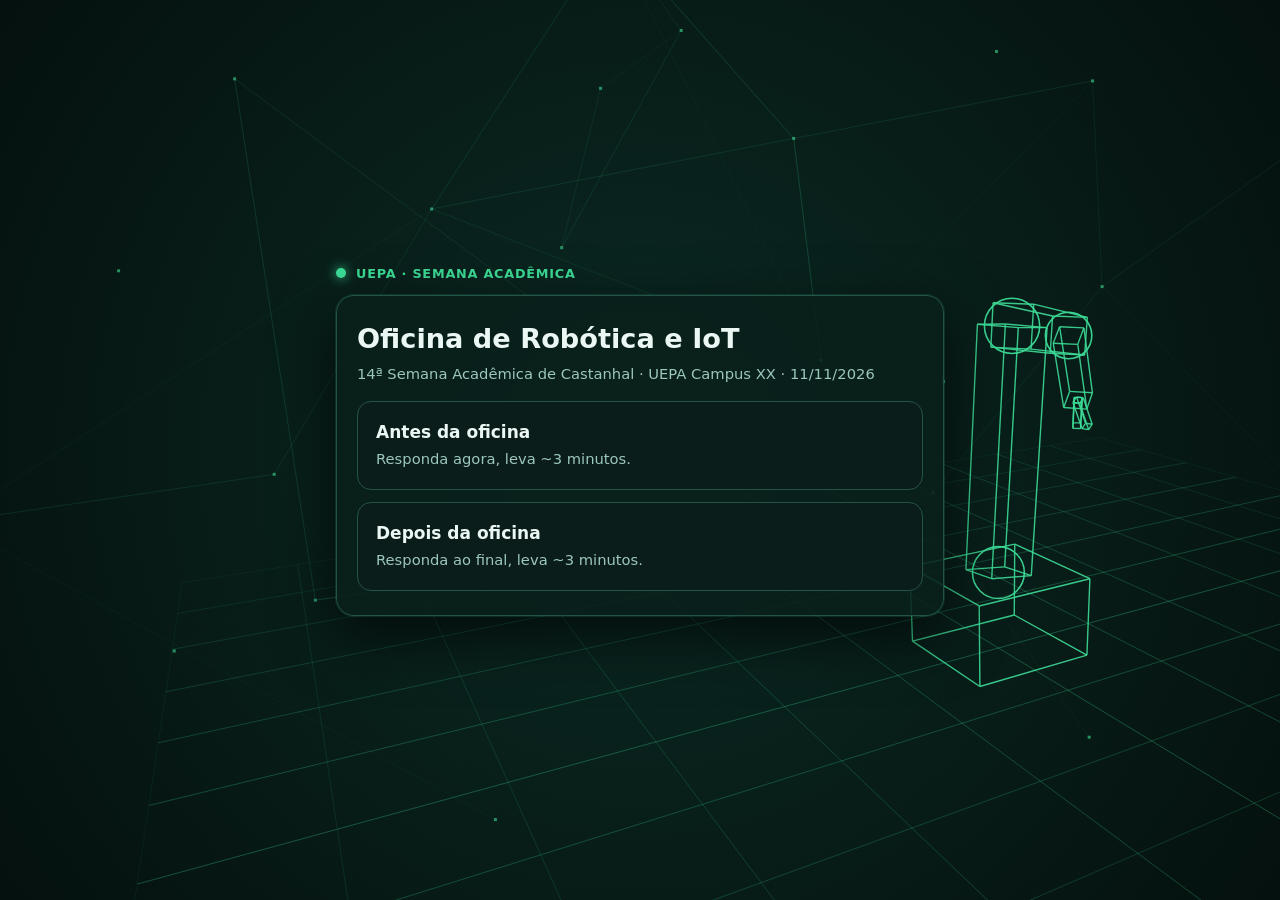
<file: docs/index.html>
<!doctype html><html lang="pt-BR"><head><meta charset="utf-8"><meta name="viewport" content="width=device-width,initial-scale=1">
<title>Oficina de Robótica e IoT — Formulários</title><link rel="stylesheet" href="style.css"></head>
<body><canvas id="bg" aria-hidden="true"></canvas><main>
<div class="brand"><i></i>UEPA · Semana Acadêmica</div>
<div class="panel"><h1>Oficina de Robótica e IoT</h1>
<p class="sub">14ª Semana Acadêmica de Castanhal · UEPA Campus XX · 11/11/2026</p>
<div class="home"><a href="pre.html"><strong>Antes da oficina</strong><br><span class="sub">Responda agora, leva ~3 minutos.</span></a>
<a href="pos.html"><strong>Depois da oficina</strong><br><span class="sub">Responda ao final, leva ~3 minutos.</span></a></div></div></main>
<script src="bg.js"></script></body></html>
</file>
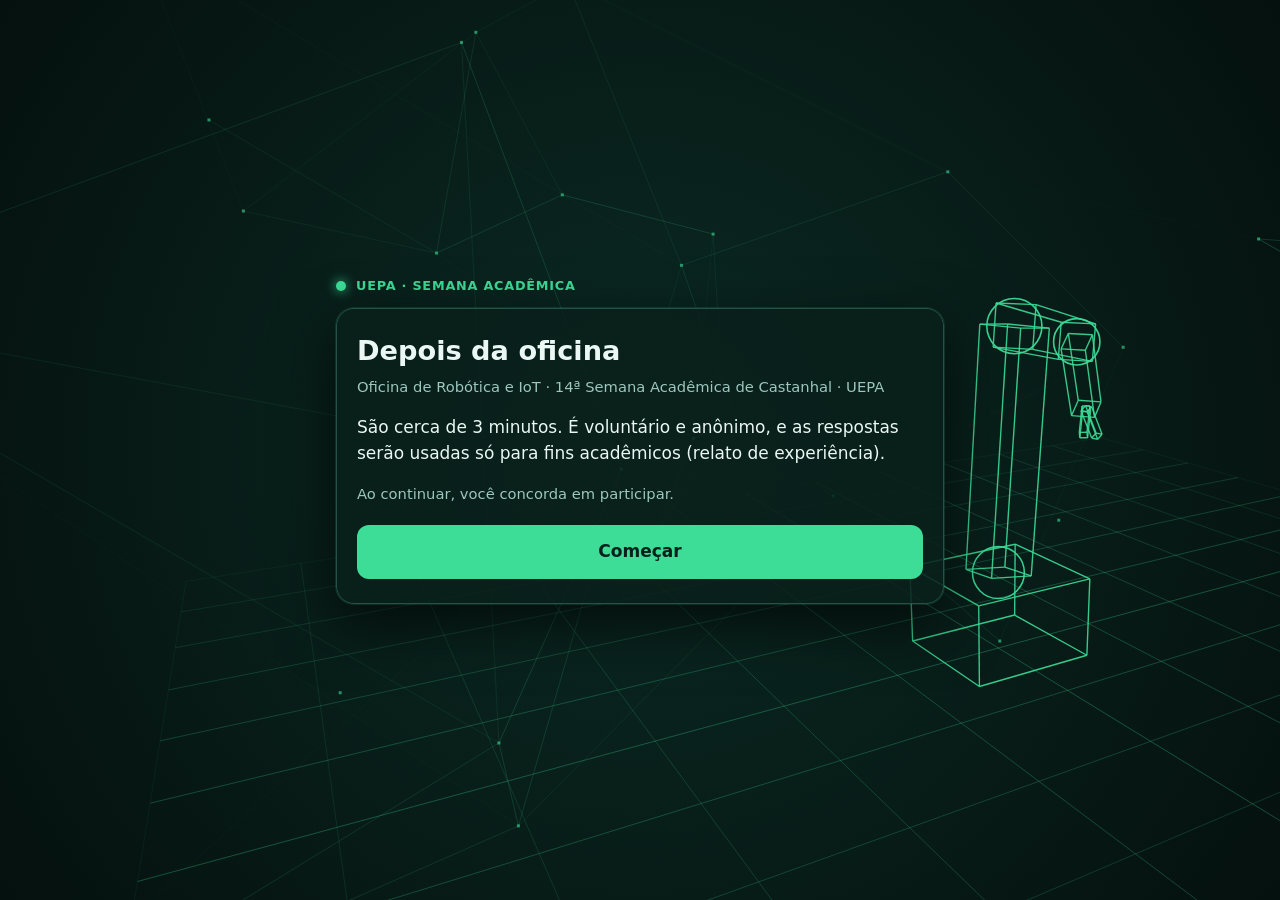
<file: docs/pos.html>
<!doctype html><html lang="pt-BR"><head><meta charset="utf-8"><meta name="viewport" content="width=device-width,initial-scale=1">
<title>Oficina de Robótica e IoT — pos</title><link rel="stylesheet" href="style.css"></head>
<body data-form="pos"><canvas id="bg" aria-hidden="true"></canvas><main id="app"></main>
<script src="config.js"></script><script src="forms.js"></script><script src="bg.js"></script><script src="app.js"></script></body></html>
</file>
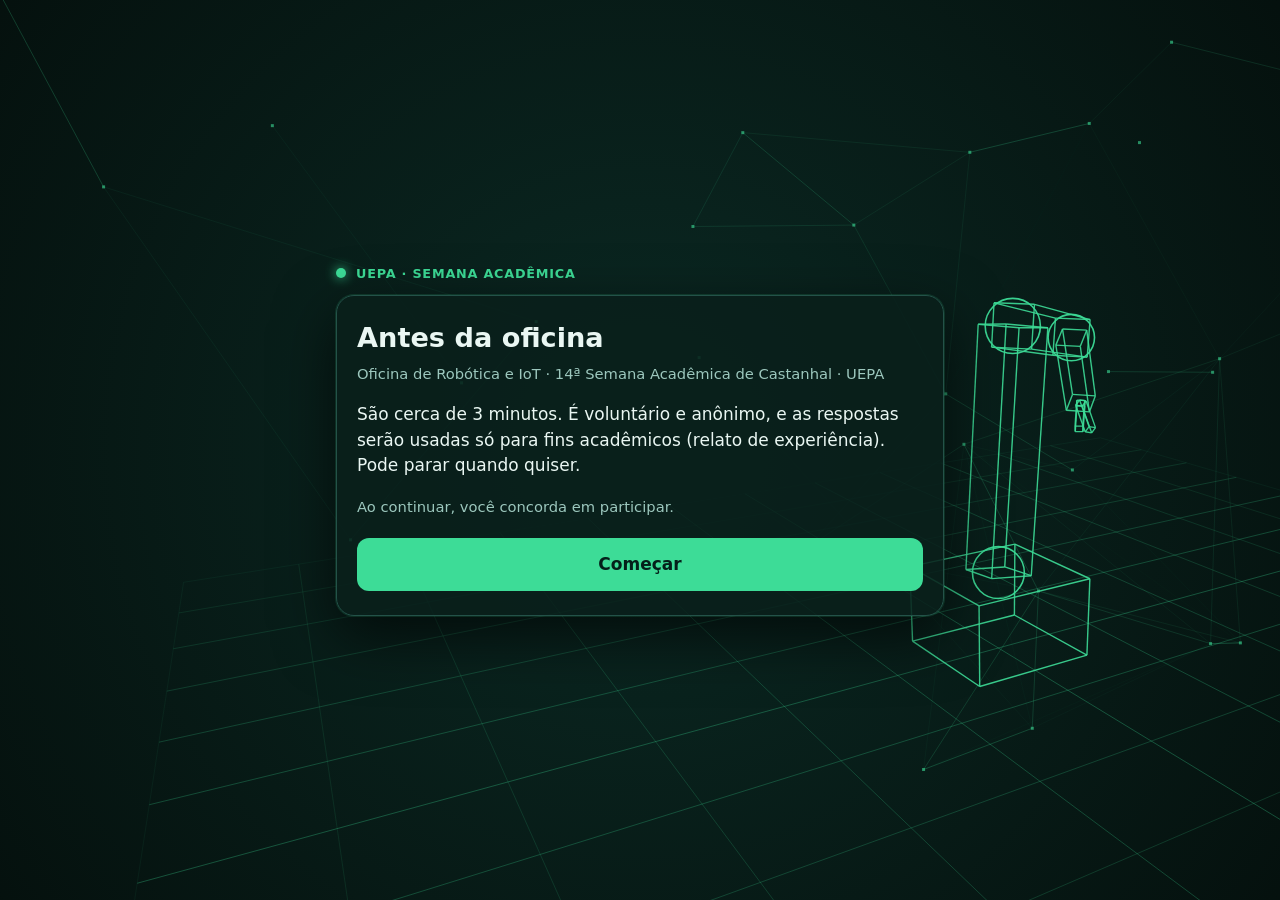
<file: docs/pre.html>
<!doctype html><html lang="pt-BR"><head><meta charset="utf-8"><meta name="viewport" content="width=device-width,initial-scale=1">
<title>Oficina de Robótica e IoT — pre</title><link rel="stylesheet" href="style.css"></head>
<body data-form="pre"><canvas id="bg" aria-hidden="true"></canvas><main id="app"></main>
<script src="config.js"></script><script src="forms.js"></script><script src="bg.js"></script><script src="app.js"></script></body></html>
</file>
<file: docs/style.css>
:root{--bg:#050d0b;--panel:#0a1f1bde;--ink:#eaf7f3;--mut:#9cc7bd;--acc:#3ddc97;--line:#245249}
*{box-sizing:border-box}
html,body{height:100%}
body{margin:0;background:var(--bg);color:var(--ink);font:17px/1.5 system-ui,Segoe UI,sans-serif;overflow-x:hidden}
#bg{position:fixed;inset:0;width:100%;height:100%;z-index:0;display:block}
main{position:relative;z-index:1;max-width:640px;margin:0 auto;min-height:100%;padding:20px 16px 40px;display:flex;flex-direction:column;justify-content:center}
.brand{display:flex;align-items:center;gap:10px;color:var(--acc);font-weight:700;letter-spacing:.06em;font-size:.8rem;text-transform:uppercase;margin-bottom:12px}
.brand i{width:10px;height:10px;border-radius:50%;background:var(--acc);box-shadow:0 0 12px var(--acc)}
.panel{background:var(--panel);border:1px solid var(--line);border-radius:18px;padding:24px 20px;box-shadow:0 0 0 1px #3ddc9722,0 20px 60px #000a}
h1{font-size:1.7rem;line-height:1.2;margin:.1em 0 .3em}
h2{font-size:1.35rem;line-height:1.3;margin:.2em 0 .5em}
.sub,.hint,.help{color:var(--mut);font-size:.92rem;margin:.2em 0 1em}
.tag{display:inline-block;color:var(--acc);font-size:.78rem;font-weight:700;text-transform:uppercase;letter-spacing:.08em}
.bar{height:6px;background:#12302b;border-radius:6px;overflow:hidden;margin:0 0 6px}
.bar b{display:block;height:100%;width:0;background:var(--acc);box-shadow:0 0 10px var(--acc);transition:width .35s ease}
.count{color:var(--mut);font-size:.8rem;margin-bottom:14px}
.opts{display:grid;gap:10px;margin-top:8px}
.opt{display:block;position:relative}
.opt input{position:absolute;opacity:0}
.opt span{display:block;padding:14px 16px;border:1px solid var(--line);border-radius:12px;background:#0b1d1a;cursor:pointer;transition:border-color .15s,background .15s,transform .15s}
.opt span:hover{border-color:var(--acc)}
.opt input:checked+span{background:var(--acc);color:#04201a;font-weight:700;border-color:var(--acc)}
.opt input:focus-visible+span{outline:2px solid #fff;outline-offset:2px}
.row{margin:18px 0}.row p{margin:0 0 8px}
.scale{display:grid;grid-template-columns:repeat(5,1fr);gap:8px}
.scale .opt span{padding:12px 0;text-align:center}
.ends{display:flex;justify-content:space-between;color:var(--mut);font-size:.75rem;margin-top:4px}
input[type=text],textarea{width:100%;background:#0b1d1a;color:var(--ink);border:1px solid var(--line);border-radius:12px;padding:14px;font:inherit;text-transform:none}
input[type=text]{text-transform:uppercase;letter-spacing:.15em;font-size:1.3rem;text-align:center}
input:focus,textarea:focus{outline:2px solid var(--acc);outline-offset:2px}
.err{color:#ffb4a8;font-size:.9rem;min-height:1.3em;margin:6px 0 0}
.nav{display:flex;gap:10px;margin-top:20px}
button,.btn{font:inherit;border:0;border-radius:12px;padding:14px 22px;font-weight:700;cursor:pointer;background:var(--acc);color:#04201a;text-decoration:none;text-align:center}
button.ghost{background:transparent;color:var(--mut);border:1px solid var(--line)}
button.go{flex:1}button:disabled{opacity:.4;cursor:not-allowed}
button:focus-visible,.btn:focus-visible{outline:2px solid #fff;outline-offset:2px}
.home{display:grid;gap:12px;margin-top:16px}
.home a{display:block;padding:18px;border:1px solid var(--line);border-radius:14px;background:#0b1d1a;color:var(--ink);text-decoration:none}
.home a:hover{border-color:var(--acc)}
.fade{animation:in .3s ease}
@keyframes in{from{opacity:0;transform:translateY(8px)}to{opacity:1;transform:none}}
@media (prefers-reduced-motion:reduce){.fade{animation:none}.bar b{transition:none}}
</file>
